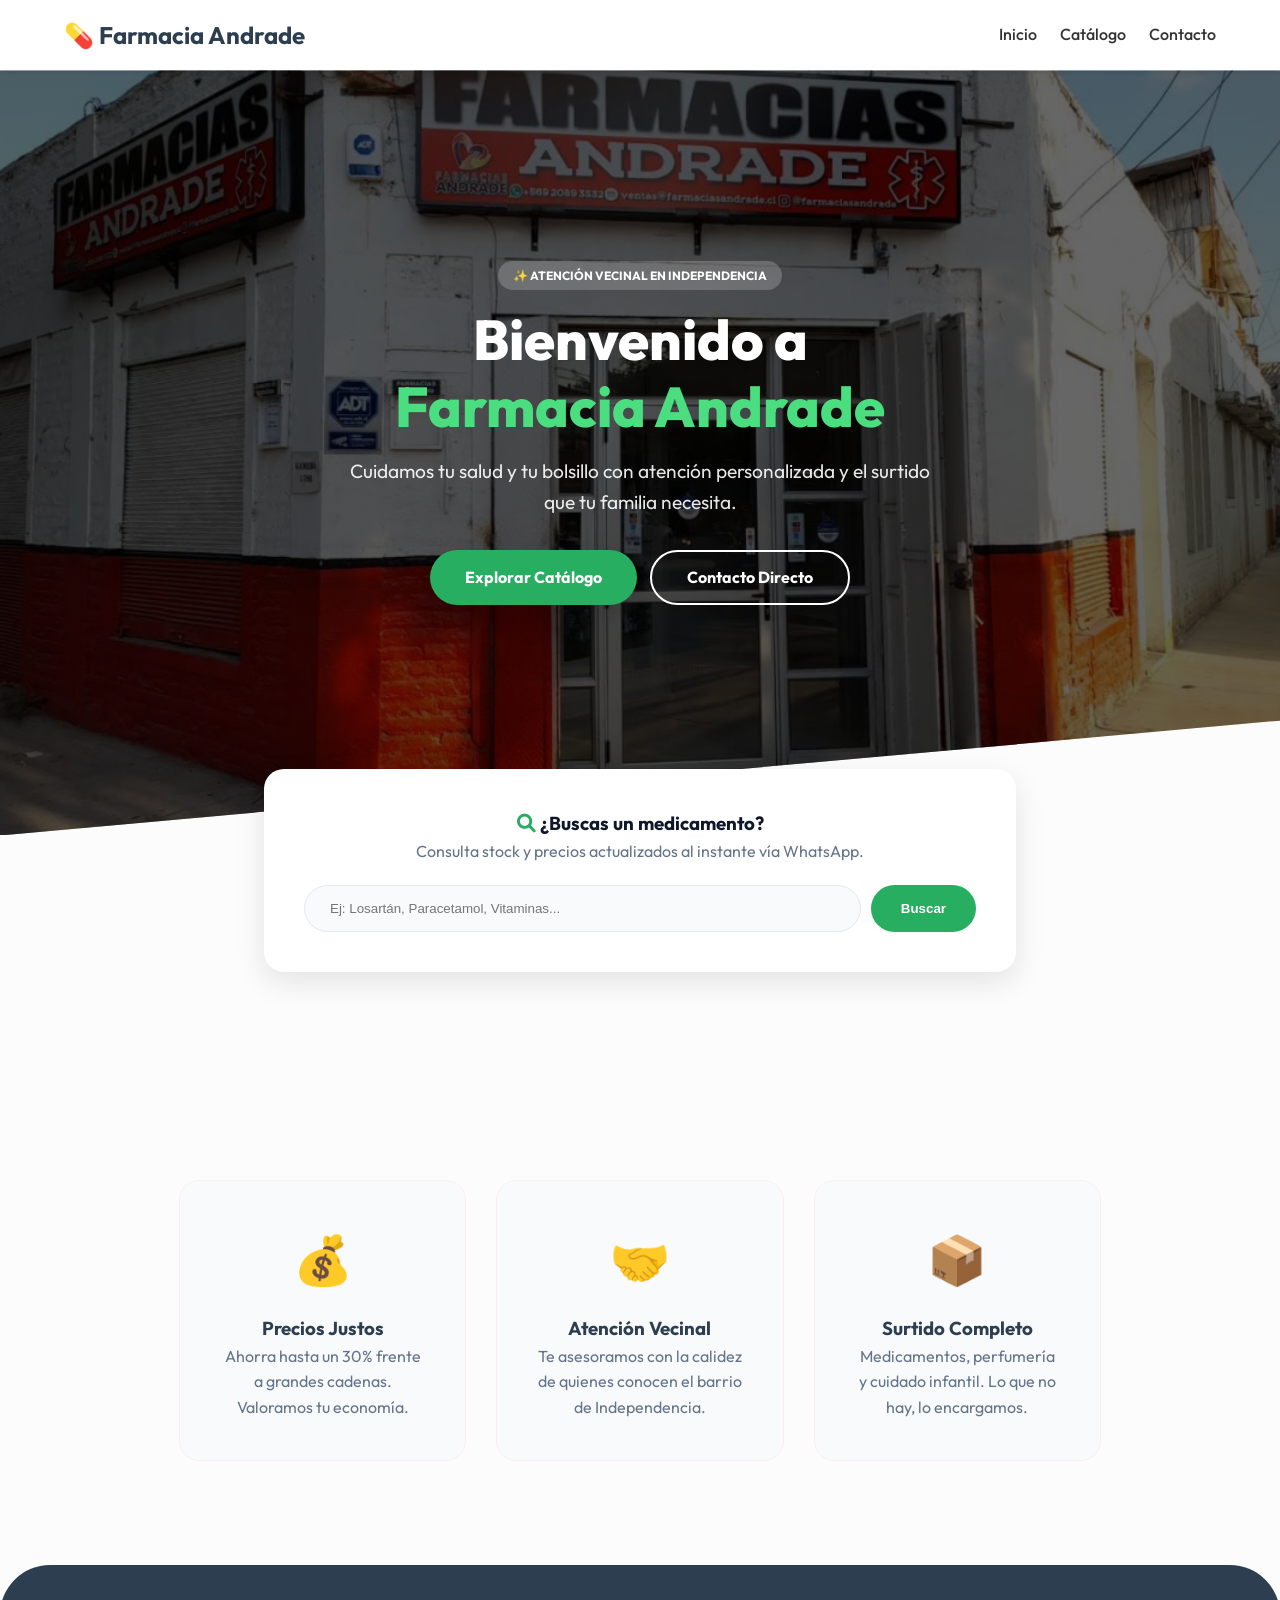
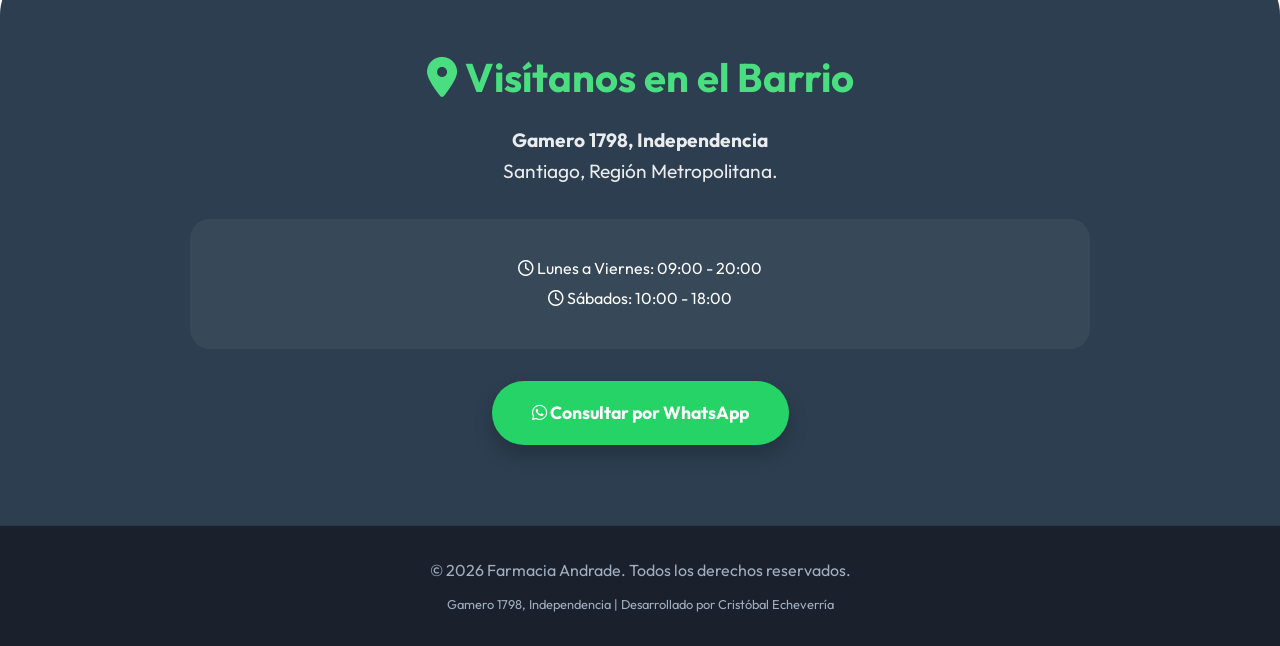
<file: index.html>
<!DOCTYPE html>
<html lang="es">
<head>
    <meta charset="UTF-8">
    <meta name="viewport" content="width=device-width, initial-scale=1.0">
    <title>Farmacia Andrade | Independencia</title>

    <link rel="stylesheet" href="static/css/style.css">
    
    <link rel="stylesheet" href="https://cdnjs.cloudflare.com/ajax/libs/font-awesome/6.0.0/css/all.min.css">
</head>
<body>

    <nav style="background: white; padding: 1rem 5%; display: flex; justify-content: space-between; align-items: center; box-shadow: 0 2px 5px rgba(0,0,0,0.1); position: sticky; top: 0; z-index: 1000;">
        <div class="logo" style="font-weight: bold; font-size: 1.5rem; color: #2c3e50;">💊 Farmacia Andrade</div>
        <div class="menu">
            <a href="#inicio" style="margin-left: 20px; text-decoration: none; color: #333; font-weight: 500;">Inicio</a>
            <a href="#catalogo" style="margin-left: 20px; text-decoration: none; color: #333; font-weight: 500;">Catálogo</a>
            <a href="#contacto" style="margin-left: 20px; text-decoration: none; color: #333; font-weight: 500;">Contacto</a>
        </div>
    </nav>

    <section id="inicio" class="hero" style="background: linear-gradient(rgba(0,0,0,0.6), rgba(0,0,0,0.6)), url('static/img/hero-bg.png'); background-size: cover; background-position: center; height: 85vh; display: flex; align-items: center; justify-content: center; color: white; text-align: center;">
        <div class="hero-content">
            <div class="badge" style="background: rgba(255,255,255,0.2); padding: 5px 15px; border-radius: 50px; display: inline-block; margin-bottom: 1rem;">✨ Atención Vecinal en Independencia</div>
            <h2 style="font-size: 3.5rem; margin: 0; line-height: 1.2;">Bienvenido a <br><span style="color: #4ade80;">Farmacia Andrade</span></h2>
            <p style="font-size: 1.2rem; max-width: 600px; margin: 1rem auto; opacity: 0.9;">Cuidamos tu salud y tu bolsillo con atención personalizada y el surtido que tu familia necesita.</p>
            <div class="hero-btns" style="margin-top: 2rem;">
                <a href="#catalogo" class="btn-primary" style="background: #27ae60; color: white; padding: 15px 35px; text-decoration: none; border-radius: 50px; font-weight: bold; display: inline-block;">Explorar Catálogo</a>
                <a href="#contacto" class="btn-secondary" style="border: 2px solid white; color: white; margin-left: 10px; padding: 13px 35px; text-decoration: none; border-radius: 50px; font-weight: bold; display: inline-block;">Contacto Directo</a>
            </div>
        </div>
    </section>

    <section class="quick-search">
        <div class="search-container" style="max-width: 800px; margin: -50px auto 40px; padding: 2.5rem; text-align: center; background: white; border-radius: 20px; box-shadow: 0 10px 30px rgba(0,0,0,0.1); position: relative; z-index: 10;">
            <h3 style="margin-top: 0;"><i class="fas fa-search" style="color: #27ae60;"></i> ¿Buscas un medicamento?</h3>
            <p style="color: #64748b;">Consulta stock y precios actualizados al instante vía WhatsApp.</p>
            <form action="https://wa.me/56991536968" method="GET" style="display: flex; gap: 10px; margin-top: 20px;">
                <input type="text" name="text" placeholder="Ej: Losartán, Paracetamol, Vitaminas..." required 
                       style="flex: 1; padding: 15px 25px; border-radius: 50px; border: 1px solid #e2e8f0; outline: none;">
                <button type="submit" style="background: #27ae60; color: white; border: none; padding: 0 30px; border-radius: 50px; cursor: pointer; font-weight: bold;">Buscar</button>
            </form>
        </div>
    </section>

    <section class="features" style="padding: 4rem 10%;">
        <div class="grid" style="display: grid; grid-template-columns: repeat(auto-fit, minmax(250px, 1fr)); gap: 30px;">
            <div class="card" style="padding: 2.5rem; text-align: center; background: #f8fafc; border-radius: 20px; transition: 0.3s;">
                <span style="font-size: 3rem; display: block; margin-bottom: 1rem;">💰</span>
                <h3 style="color: #2c3e50;">Precios Justos</h3>
                <p style="color: #64748b;">Ahorra hasta un 30% frente a grandes cadenas. Valoramos tu economía.</p>
            </div>
            <div class="card" style="padding: 2.5rem; text-align: center; background: #f8fafc; border-radius: 20px; transition: 0.3s;">
                <span style="font-size: 3rem; display: block; margin-bottom: 1rem;">🤝</span>
                <h3 style="color: #2c3e50;">Atención Vecinal</h3>
                <p style="color: #64748b;">Te asesoramos con la calidez de quienes conocen el barrio de Independencia.</p>
            </div>
            <div class="card" style="padding: 2.5rem; text-align: center; background: #f8fafc; border-radius: 20px; transition: 0.3s;">
                <span style="font-size: 3rem; display: block; margin-bottom: 1rem;">📦</span>
                <h3 style="color: #2c3e50;">Surtido Completo</h3>
                <p style="color: #64748b;">Medicamentos, perfumería y cuidado infantil. Lo que no hay, lo encargamos.</p>
            </div>
        </div>
    </section>

    <section id="contacto" style="background: #2c3e50; color: white; padding: 5rem 10%; border-radius: 50px 50px 0 0;">
        <div style="max-width: 900px; margin: 0 auto; text-align: center;">
            <h2 style="color: #4ade80; font-size: 2.5rem; margin-bottom: 1rem;"><i class="fas fa-map-marker-alt"></i> Visítanos en el Barrio</h2>
            <p style="font-size: 1.2rem; opacity: 0.9;"><strong>Gamero 1798, Independencia</strong><br>Santiago, Región Metropolitana.</p>
            
            <div style="background: rgba(255,255,255,0.05); padding: 2rem; border-radius: 20px; margin: 2rem 0; display: inline-block; width: 100%; box-sizing: border-box;">
                <p style="margin: 5px 0;"><i class="far fa-clock"></i> Lunes a Viernes: 09:00 - 20:00</p>
                <p style="margin: 5px 0;"><i class="far fa-clock"></i> Sábados: 10:00 - 18:00</p>
            </div>

            <a href="https://wa.me/56991536968" style="background: #25d366; color: white; padding: 18px 40px; text-decoration: none; border-radius: 50px; display: inline-block; font-weight: bold; font-size: 1.1rem; box-shadow: 0 10px 20px rgba(0,0,0,0.2);">
                <i class="fab fa-whatsapp"></i> Consultar por WhatsApp
            </a>
        </div>
    </section>

    <footer style="text-align: center; padding: 2rem; background: #1a202c; color: #a0aec0; border-top: 1px solid #2d3748;">
        <p style="margin: 0;">&copy; 2026 Farmacia Andrade. Todos los derechos reservados.</p>
        <p style="font-size: 0.8rem; margin-top: 10px;">Gamero 1798, Independencia | Desarrollado por Cristóbal Echeverría</p>
    </footer>

</body>
</html>
</file>
<file: static/css/style.css>
/* --- Importación de Tipografía --- */

@import url('https://fonts.googleapis.com/css2?family=Outfit:wght@300;400;600;800&display=swap');



/* --- Variables de Diseño (Paleta Roja Vital) --- */

:root {

    --brand: linear-gradient(135deg, #e11d48 0%, #be123c 100%); /* Rojo Rosado a Carmesí */

    --primary: #f43f5e;       /* Rojo Vivo */

    --primary-dark: #9f1239;

    --secondary: #1e293b;     /* Gris Carbón para contraste */

    --dark: #0f172a;          /* Oscuro profundo para Footer */

    --light: #ffffff;

    --accent: #fff1f2;        /* Fondo rojizo muy suave para hover */

    --bg-body: #fdfcfc;       /* Blanco con tinte cálido */

    --shadow: 0 10px 30px rgba(225, 29, 72, 0.1);

    --ease: cubic-bezier(0.175, 0.885, 0.32, 1.275);

}



/* --- Estilos Base --- */

* { margin: 0; padding: 0; box-sizing: border-box; }

html { scroll-behavior: smooth; }



body {

    font-family: 'Outfit', sans-serif;

    background-color: var(--bg-body);

    color: var(--dark);

    line-height: 1.6;

    overflow-x: hidden;

}



/* Barra de progreso superior */

#progress-bar {

    height: 4px; background: var(--primary);

    position: fixed; top: 0; left: 0; width: 0%;

    z-index: 2000; transition: width 0.2s;

}



/* --- Utilidades --- */

.section-padding { padding: 80px 5%; }

.section-title { text-align: center; margin-bottom: 3rem; font-size: 2.5rem; color: var(--primary-dark); }

.grid { display: grid; grid-template-columns: repeat(auto-fit, minmax(280px, 1fr)); gap: 2rem; max-width: 1200px; margin: 0 auto; }



/* --- Top Bar e Info Superior --- */

.top-bar { background: var(--dark); color: var(--light); padding: 8px 5%; font-size: 0.85rem; }

.container-flex { max-width: 1200px; margin: 0 auto; display: flex; justify-content: space-between; align-items: center; }

.status-online { color: #4ade80; font-weight: 700; }

.social-icons a { color: white; margin-left: 10px; transition: 0.3s; }

.social-icons a:hover { color: var(--primary); }



/* --- Header y Logo --- */

header {

    background: var(--glass); backdrop-filter: blur(12px);

    position: sticky; top: 0; z-index: 1000;

    padding: 1rem 5%; border-bottom: 1px solid #fceef0;

    box-shadow: 0 4px 15px rgba(0,0,0,0.05);

}

.main-nav { display: flex; justify-content: space-between; align-items: center; max-width: 1200px; margin: 0 auto; }



.logo { display: flex; align-items: center; gap: 12px; text-decoration: none; }

.logo-icon { background: var(--brand); color: white; padding: 10px; border-radius: 12px; font-size: 1.2rem; }

.brand-name { font-size: 1.6rem; font-weight: 800; color: var(--primary-dark); line-height: 1; }

.brand-tagline { font-size: 0.7rem; color: #64748b; text-transform: uppercase; font-weight: 600; display: block; }



.nav-links { display: flex; list-style: none; gap: 2rem; align-items: center; }

.nav-links a { font-weight: 600; color: var(--dark); text-decoration: none; transition: 0.3s; }

.nav-links a:hover, .nav-links a.active { color: var(--primary); }



/* --- Hero Section (Fondo con Imagen y Capa Oscura) --- */

.hero {

    /* 1. Definimos la imagen de fondo */

    background-image:

        linear-gradient(rgba(15, 23, 42, 0.6), rgba(15, 23, 42, 0.6)),

        url('../img/hero-bg.png');

   

    /* 2. Ajustes de la imagen para que sea adaptable */

    background-position: center 20%; /* El 20% hace que la imagen "suba" mostrando más la parte superior */

    background-size: cover;

    background-attachment: fixed;

    background-repeat: no-repeat;  /* No repetir imagen */



    /* 3. Colores de texto y padding que ya tenías */

    color: white;

    padding: 100px 10% 140px;

    text-align: center;

    clip-path: polygon(0 0, 100% 0, 100% 85%, 0 100%); /* Mantener el corte diagonal */

}



/* Ajustes responsivos para celulares */

@media (max-width: 768px) {

    .hero {

        background-attachment: scroll; /* Desactivar paralaje en móvil para mejor rendimiento */

        padding: 60px 5% 100px; /* Reducir padding */

        clip-path: polygon(0 0, 100% 0, 100% 95%, 0 100%); /* Corte diagonal más suave */

    }

}



.hero h2 { font-size: clamp(2.5rem, 5vw, 4rem); margin-bottom: 1rem; font-weight: 800; }

.hero h2 span { color: var(--accent); }

.hero p { opacity: 0.9; max-width: 600px; margin: 0 auto 2rem; }



/* --- Botones --- */

.btn {

    padding: 14px 35px; border-radius: 50px; font-weight: 700;

    display: inline-block; transition: var(--ease) 0.4s;

    border: none; cursor: pointer; text-decoration: none;

    text-transform: uppercase; font-size: 0.85rem;

}

.btn-primary { background: white; color: var(--primary-dark); box-shadow: 0 10px 20px rgba(0,0,0,0.1); }

.btn-primary:hover { transform: translateY(-5px); box-shadow: 0 15px 30px rgba(0,0,0,0.2); background: var(--accent); }

.btn-secondary { border: 2px solid white; color: white; margin-left: 10px; }

.btn-secondary:hover { background: white; color: var(--primary-dark); }



/* --- Tarjetas (Cards) Generales --- */

.card {

    background: white; padding: 2.5rem; border-radius: 24px;

    border: 1px solid #fceef0; transition: var(--ease) 0.5s;

    text-align: center; position: relative;

}

.card:hover { transform: translateY(-12px); box-shadow: 0 25px 50px -12px rgba(225, 29, 72, 0.15); border-color: var(--primary); }



/* Catálogo y Badge */

.producto-card .s-icon { font-size: 3rem; color: var(--primary); margin-bottom: 1rem; }

.badge {

    padding: 5px 15px; border-radius: 20px; font-weight: 700;

    font-size: 0.75rem; text-transform: uppercase;

}



/* --- Buscador y Newsletter (Secciones que "flotan") --- */

.quick-search, .newsletter { max-width: 900px; margin: -60px auto 40px; position: relative; z-index: 10; padding: 2.5rem !important; }



.search-form, .newsletter-form { display: flex; gap: 10px; margin-top: 1.5rem; }

input[type="text"], input[type="email"] {

    flex: 1; padding: 15px 25px; border-radius: 50px;

    border: 1px solid #f1f5f9; outline: none; background: #f8fafc;

}

input:focus { border-color: var(--primary); box-shadow: 0 0 0 4px rgba(244, 63, 94, 0.1); }



/* --- Testimonios y Blog --- */

.testimonials { background: #fff5f5; }

.stars { color: #fbbf24; margin-bottom: 10px; }

cite { display: block; margin-top: 15px; font-weight: 700; color: var(--primary-dark); font-style: normal; }



.blog-img { font-size: 3rem; margin-bottom: 1rem; }

.btn-text { color: var(--primary); font-weight: 700; text-decoration: none; margin-top: 1rem; display: inline-block; }



/* --- Ubicación (Info Box) --- */

.info-box {

    background: var(--dark); color: white; padding: 4rem 2rem;

    border-radius: 40px; max-width: 900px; margin: 60px auto;

    text-align: center; border-bottom: 6px solid var(--primary);

}

.info-box h3 { font-size: 2.2rem; color: var(--primary); margin-bottom: 1rem; }

.hours-badge { background: rgba(255,255,255,0.05); padding: 20px; border-radius: 15px; margin: 20px 0; border: 1px dashed rgba(244,63,94,0.3); }



/* --- Footer --- */

footer { background: var(--dark); color: #94a3b8; padding: 80px 5% 20px; }

.footer-grid { display: grid; grid-template-columns: repeat(auto-fit, minmax(250px, 1fr)); gap: 40px; max-width: 1200px; margin: 0 auto; }

.footer-section h3 { color: white; margin-bottom: 20px; border-left: 3px solid var(--primary); padding-left: 12px; }

.footer-section ul { list-style: none; }

.footer-section a { color: inherit; text-decoration: none; transition: 0.3s; }

.footer-section a:hover { color: var(--primary); }



.footer-bottom { border-top: 1px solid #1e293b; margin-top: 50px; padding-top: 20px; text-align: center; font-size: 0.85rem; }



/* --- WhatsApp Flotante --- */

.whatsapp-wrapper { position: fixed; bottom: 30px; right: 30px; z-index: 2000; display: flex; align-items: center; }

.whatsapp-tooltip { background: white; padding: 8px 15px; border-radius: 10px; box-shadow: 0 5px 15px rgba(0,0,0,0.1); margin-right: 15px; font-size: 0.85rem; font-weight: 700; }

.whatsapp-float, .whatsapp-float-inline { background: #25d366; color: white; border-radius: 50px; display: flex; align-items: center; justify-content: center; transition: 0.3s; }

.whatsapp-float { width: 60px; height: 60px; font-size: 1.8rem; box-shadow: 0 10px 25px rgba(37,211,102,0.3); }

.whatsapp-float:hover { transform: scale(1.1) rotate(10deg); }



/* Partners */

.partners-bar { padding: 40px 5%; background: white; text-align: center; border-top: 1px solid #f1f5f9; }

.partners-logos { display: flex; justify-content: center; gap: 40px; margin-top: 15px; opacity: 0.4; font-weight: 700; flex-wrap: wrap; }



/* --- Animaciones --- */

.fade-in { animation: fadeIn 0.8s ease-in; }

@keyframes fadeIn { from { opacity: 0; transform: translateY(10px); } to { opacity: 1; transform: translateY(0); } }



/* --- Responsive --- */

@media (max-width: 768px) {

    .nav-links, .whatsapp-tooltip { display: none; }

    .hero h2 { font-size: 2.2rem; }

    .search-form { flex-direction: column; }

    .btn-secondary { margin-left: 0; margin-top: 10px; width: 100%; }

}



/* --- Ajustes de Grilla Inteligente --- */

.grid {

    display: grid;

    /* Esto hace que las columnas se ajusten solas según el tamaño de la pantalla */

    grid-template-columns: repeat(auto-fit, minmax(min(100%, 300px), 1fr));

    gap: 2rem;

    padding: 40px 5%;

    max-width: 1200px;

    margin: 0 auto;

}



/* --- Adaptación de Secciones Flotantes (Buscador y Newsletter) --- */

.quick-search, .newsletter {

    width: 90%;

    max-width: 800px;

    margin: -40px auto 40px;

    padding: 1.5rem !important;

}



.search-form, .newsletter-form {

    display: flex;

    flex-direction: row; /* Por defecto en línea */

    gap: 10px;

}



/* --- Media Queries (Para Celulares) --- */

@media (max-width: 768px) {

    /* 1. Header y Navegación */

    .top-bar .container-flex {

        flex-direction: column;

        gap: 10px;

        text-align: center;

    }

   

    .nav-links {

        display: none; /* Aquí podrías implementar un menú hamburguesa con JS */

    }



    .main-nav {

        justify-content: center; /* Centra el logo en móviles */

    }



    /* 2. Hero Section */

    .hero {

        padding: 60px 5% 100px;

        clip-path: polygon(0 0, 100% 0, 100% 95%, 0 100%);

    }



    .hero h2 {

        font-size: 2rem;

    }



    .hero-btns {

        display: flex;

        flex-direction: column;

        gap: 15px;

        align-items: center;

    }



    .btn-secondary {

        margin-left: 0;

    }



    /* 3. Formularios (Buscador y Newsletter) */

    .search-form, .newsletter-form {

        flex-direction: column; /* Se apilan en móvil */

    }



    .search-form input, .newsletter-form input {

        width: 100%;

        border-radius: 15px; /* Menos redondeado para mejor uso de espacio */

    }



    .search-form .btn, .newsletter-form .btn {

        width: 100%;

    }



    /* 4. Footer */

    .footer-grid {

        grid-template-columns: 1fr; /* Una sola columna */

        text-align: center;

    }



    .footer-section h3 {

        border-left: none;

        border-bottom: 2px solid var(--primary);

        display: inline-block;

        padding: 0 10px 5px;

    }



    .footer-bottom-content {

        flex-direction: column;

        gap: 15px;

    }



    /* 5. WhatsApp Flotante */

    .whatsapp-tooltip {

        display: none; /* Ocultar el texto en móvil para no tapar contenido */

    }

   

    .whatsapp-float {

        width: 55px;

        height: 55px;

        bottom: 20px;

        right: 20px;

    }

}



/* --- Ajustes para el Catálogo en Móvil --- */

.catalog-utils {

    flex-direction: column;

    padding: 20px 5%;

}



.filters, .search-catalog {

    width: 100% !important;

}



/* --- Estilos de Administración (Tabla) --- */



.admin-form-grid .form-group-row {

    display: flex;

    gap: 10px;

    margin-top: 10px;

}



.admin-form-grid input {

    width: 100%;

    padding: 12px 20px;

    border-radius: 10px;

    border: 1px solid #e2e8f0;

    outline: none;

}



.admin-table {

    width: 100%;

    border-collapse: collapse;

    background: white;

    font-size: 0.95rem;

}



.admin-table thead {

    background: #f8fafc;

    border-bottom: 2px solid #edf2f7;

}



.admin-table th {

    padding: 15px 20px;

    text-align: left;

    color: var(--secondary);

    text-transform: uppercase;

    font-size: 0.75rem;

    letter-spacing: 1px;

}



.admin-table td {

    padding: 18px 20px;

    border-bottom: 1px solid #f1f5f9;

    vertical-align: middle;

}



.admin-table tr:hover {

    background-color: #fff5f5; /* Efecto sutil rojo al pasar el mouse */

}



.badge-cat {

    background: #f1f5f9;

    color: #475569;

    padding: 4px 10px;

    border-radius: 6px;

    font-size: 0.8rem;

    font-weight: 600;

}



.btn-delete {

    color: #ef4444;

    background: #fee2e2;

    width: 35px;

    height: 35px;

    display: inline-flex;

    align-items: center;

    justify-content: center;

    border-radius: 8px;

    transition: 0.3s;

}



.btn-delete:hover {

    background: #ef4444;

    color: white;

    transform: scale(1.1);

}



/* Ajuste móvil para la tabla */

@media (max-width: 600px) {

    .admin-form-grid .form-group-row {

        flex-direction: column;

    }

    .admin-table th:nth-child(1),

    .admin-table td:nth-child(1) { display: none; } /* Oculta ID en móvil */

}



.cat-btn {

    transition: var(--transition);

    border: 2px solid transparent;

}



.cat-btn:hover {

    border-color: var(--primary);

    background: var(--accent); /* Ese rojo suave que definimos */

    transform: scale(1.05);

}



/* Efecto en la imagen para que se adapte mejor */

.product-img-wrapper img {

    max-width: 100%;

    max-height: 100%;

    object-fit: contain; /* Esto evita que la caja del remedio se corte */

}



#cart-modal {

    animation: slideInRight 0.3s ease-out;

}



@keyframes slideInRight {

    from { transform: translateX(100%); opacity: 0; }

    to { transform: translateX(0); opacity: 1; }

}



/* --- Media Queries para Celulares --- */

@media (max-width: 768px) {

    /* Ocultar menú normal y mostrar hamburguesa */

    .nav-links {

        display: none; /* Se oculta por defecto */

        flex-direction: column;

        position: absolute;

        top: 70px;

        left: 0;

        width: 100%;

        background: white;

        padding: 20px;

        box-shadow: 0 10px 15px rgba(0,0,0,0.1);

        z-index: 999;

    }



    .nav-links.active {

        display: flex; /* Se muestra al hacer click */

    }



    .mobile-menu-toggle {

        display: block;

        font-size: 1.5rem;

        color: var(--primary);

        cursor: pointer;

    }



    .nav-links li {

        margin: 10px 0;

        width: 100%;

        text-align: center;

    }



    /* Ajuste del Carrito en Móvil */

    #cart-modal {

        width: 90% !important;

        right: 5% !important;

        left: 5% !important;

        top: 80px !important;

    }



    /* Ajuste de Top Bar */

    .top-bar .contact-info span.separator {

        display: none;

    }

   

    .top-bar .container-flex {

        flex-direction: column;

        gap: 5px;

        text-align: center;

    }



    /* Grillas en una sola columna */

    .grid {

        grid-template-columns: 1fr !important;

        gap: 1.5rem;

    }

   

    .hero h2 {

        font-size: 2rem !important;

    }

}



/* Mostrar hamburguesa solo en móviles */

.mobile-menu-toggle {

    display: none;

}



/* --- Estilos del Navbar --- */

.main-nav {

    display: flex;

    justify-content: space-between;

    align-items: center;

    position: relative;

}



.mobile-menu-toggle {

    display: none; /* Oculto en PC */

    cursor: pointer;

    font-size: 1.5rem;

    color: var(--primary-dark);

}



/* --- Media Query para Móviles --- */

@media (max-width: 768px) {

    .mobile-menu-toggle {

        display: block; /* Visible en móviles */

    }



    .nav-links {

        display: none; /* Oculto por defecto en móvil */

        flex-direction: column;

        position: absolute;

        top: 100%; /* Justo debajo del navbar */

        left: 0;

        width: 100%;

        background: white;

        padding: 20px;

        box-shadow: 0 10px 15px rgba(0,0,0,0.1);

        z-index: 999;

    }



    .nav-links.active {

        display: flex; /* Se muestra al activar la clase con JS */

    }



    .nav-links li {

        margin: 10px 0;

        width: 100%;

        text-align: center;

    }



    /* Ajuste del carrito en móvil para que no flote raro */

    .cart-mobile-item {

        margin-top: 10px;

    }

}



#progress-bar {

    position: fixed;

    top: 0;

    left: 0;

    width: 0%; /* Empieza en 0 */

    height: 4px;

    background: var(--brand, linear-gradient(to right, #e11d48, #f43f5e));

    z-index: 9999; /* Por encima de todo */

    transition: width 0.1s ease-out;

}



/* --- Animación de Scroll Reveal --- */

.reveal {

    opacity: 0;

    transform: translateY(30px);

    transition: all 0.8s cubic-bezier(0.2, 0.8, 0.2, 1);

    visibility: hidden;

}



/* Estado cuando el elemento entra en pantalla */

.reveal.active {

    opacity: 1;

    transform: translateY(0);

    visibility: visible;

}



/* Efecto opcional: aparecer desde la izquierda o derecha */

.reveal-left { transform: translateX(-50px); opacity: 0; transition: all 0.8s ease; }

.reveal-right { transform: translateX(50px); opacity: 0; transition: all 0.8s ease; }



.reveal-left.active, .reveal-right.active {

    opacity: 1;

    transform: translateX(0);

}



/* --- Sección de Contacto y Mapa --- */

.location-section {

    background-color: #fcfcfc;

}



/* Contenedor del Mapa */

.location-section iframe {

    display: block;

    filter: grayscale(0.2) contrast(1.1);

    transition: filter 0.5s ease;

}



.location-section iframe:hover {

    filter: grayscale(0); /* El mapa recupera color al pasar el mouse */

}



/* Ajustes para la tarjeta de horarios interna */

.hours-badge {

    transition: background 0.3s ease;

}



.hours-badge:hover {

    background: rgba(255, 255, 255, 0.08) !important;

}



/* --- Responsive para el bloque de contacto --- */

@media (max-width: 768px) {

    #contacto .grid {

        grid-template-columns: 1fr !important; /* Una sola columna en móvil */

        border-radius: 20px; /* Bordes menos pronunciados en pantallas pequeñas */

    }



    #contacto .reveal:first-child {

        padding: 3rem 1.5rem !important; /* Menos espacio lateral en móvil */

    }



    #contacto iframe {

        height: 300px !important; /* Mapa más bajo en celulares para no alargar tanto la página */

    }

   

    #contacto h3 {

        font-size: 1.8rem !important;

    }

}



/* --- Animación Complementaria para el Mapa --- */

#contacto .reveal {

    transition-delay: 0.2s; /* El mapa aparece un poquito después que el texto */

}



/* --- Botón WhatsApp dentro de Contacto --- */

#contacto .btn:hover {

    background-color: #1eb954 !important; /* Un verde un poco más oscuro al pasar el mouse */

    transform: translateY(-3px);

    box-shadow: 0 10px 20px rgba(37, 211, 102, 0.2);

}
</file>
